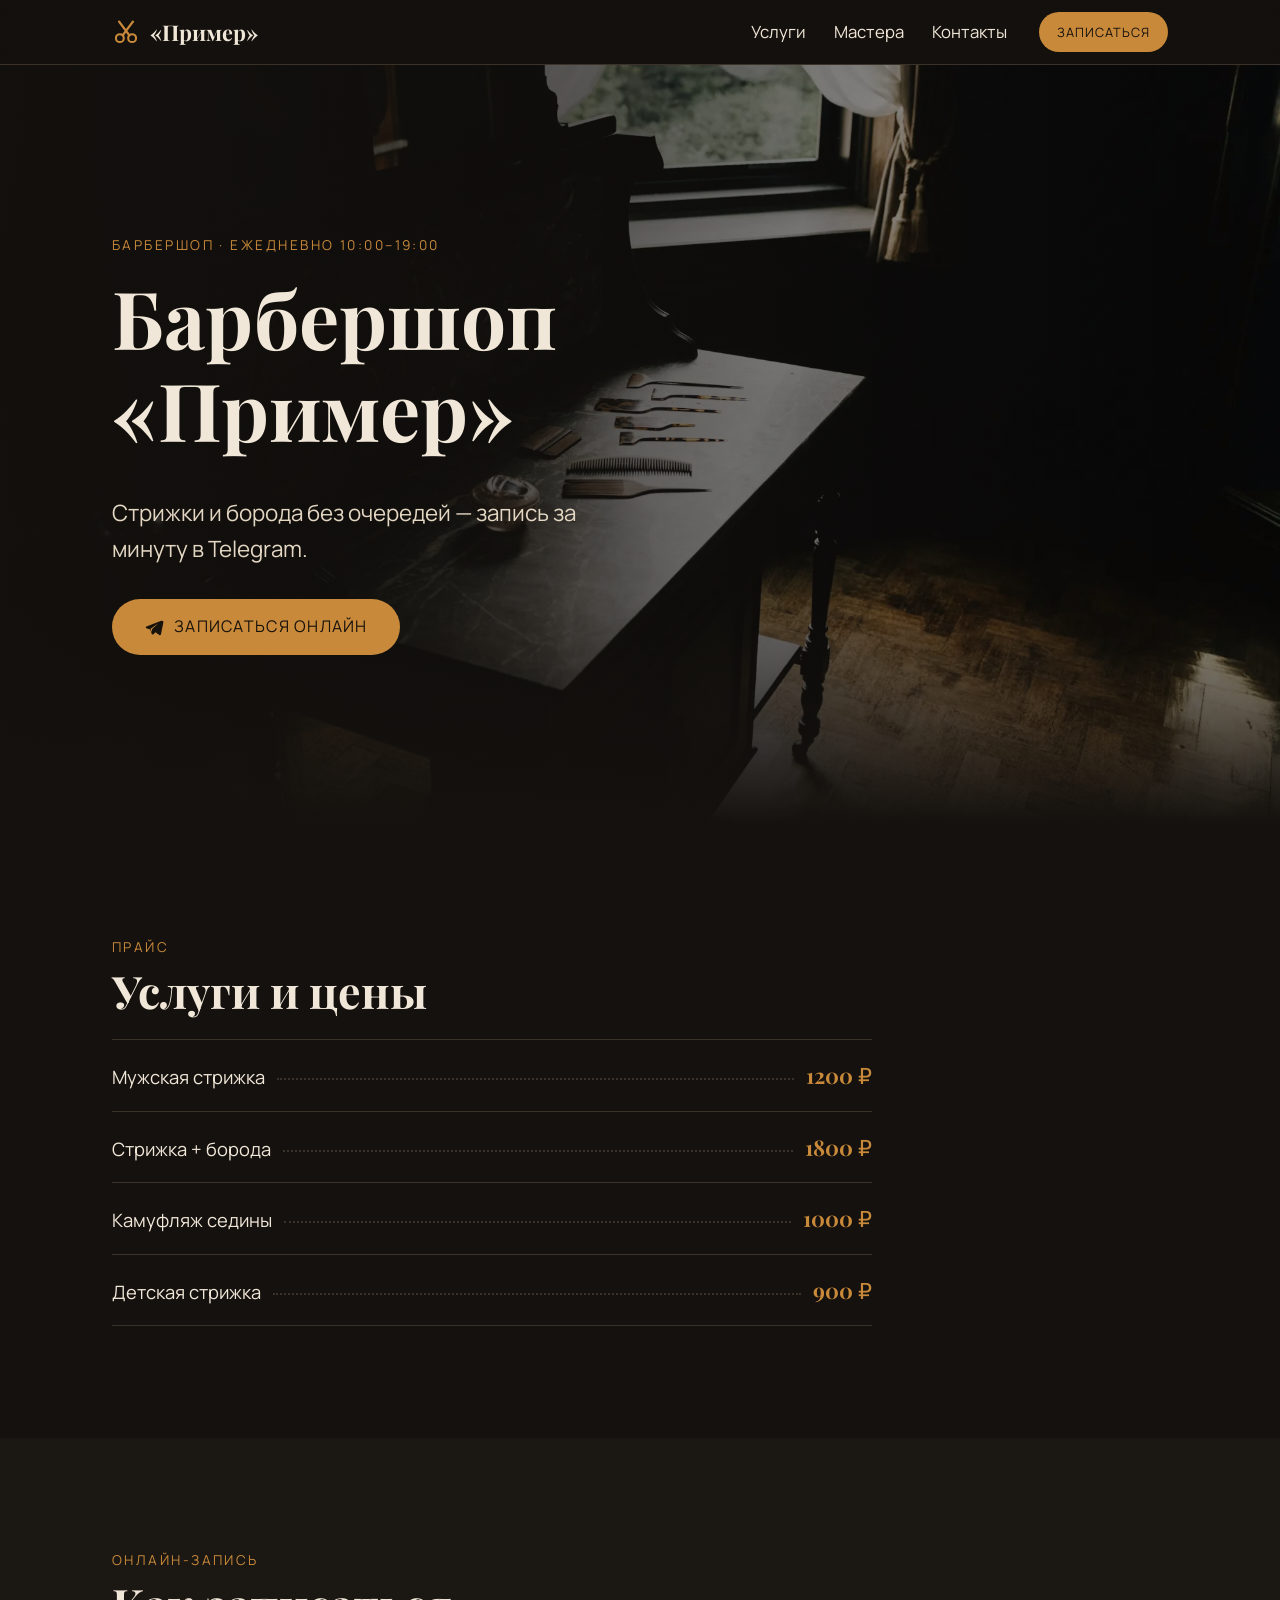
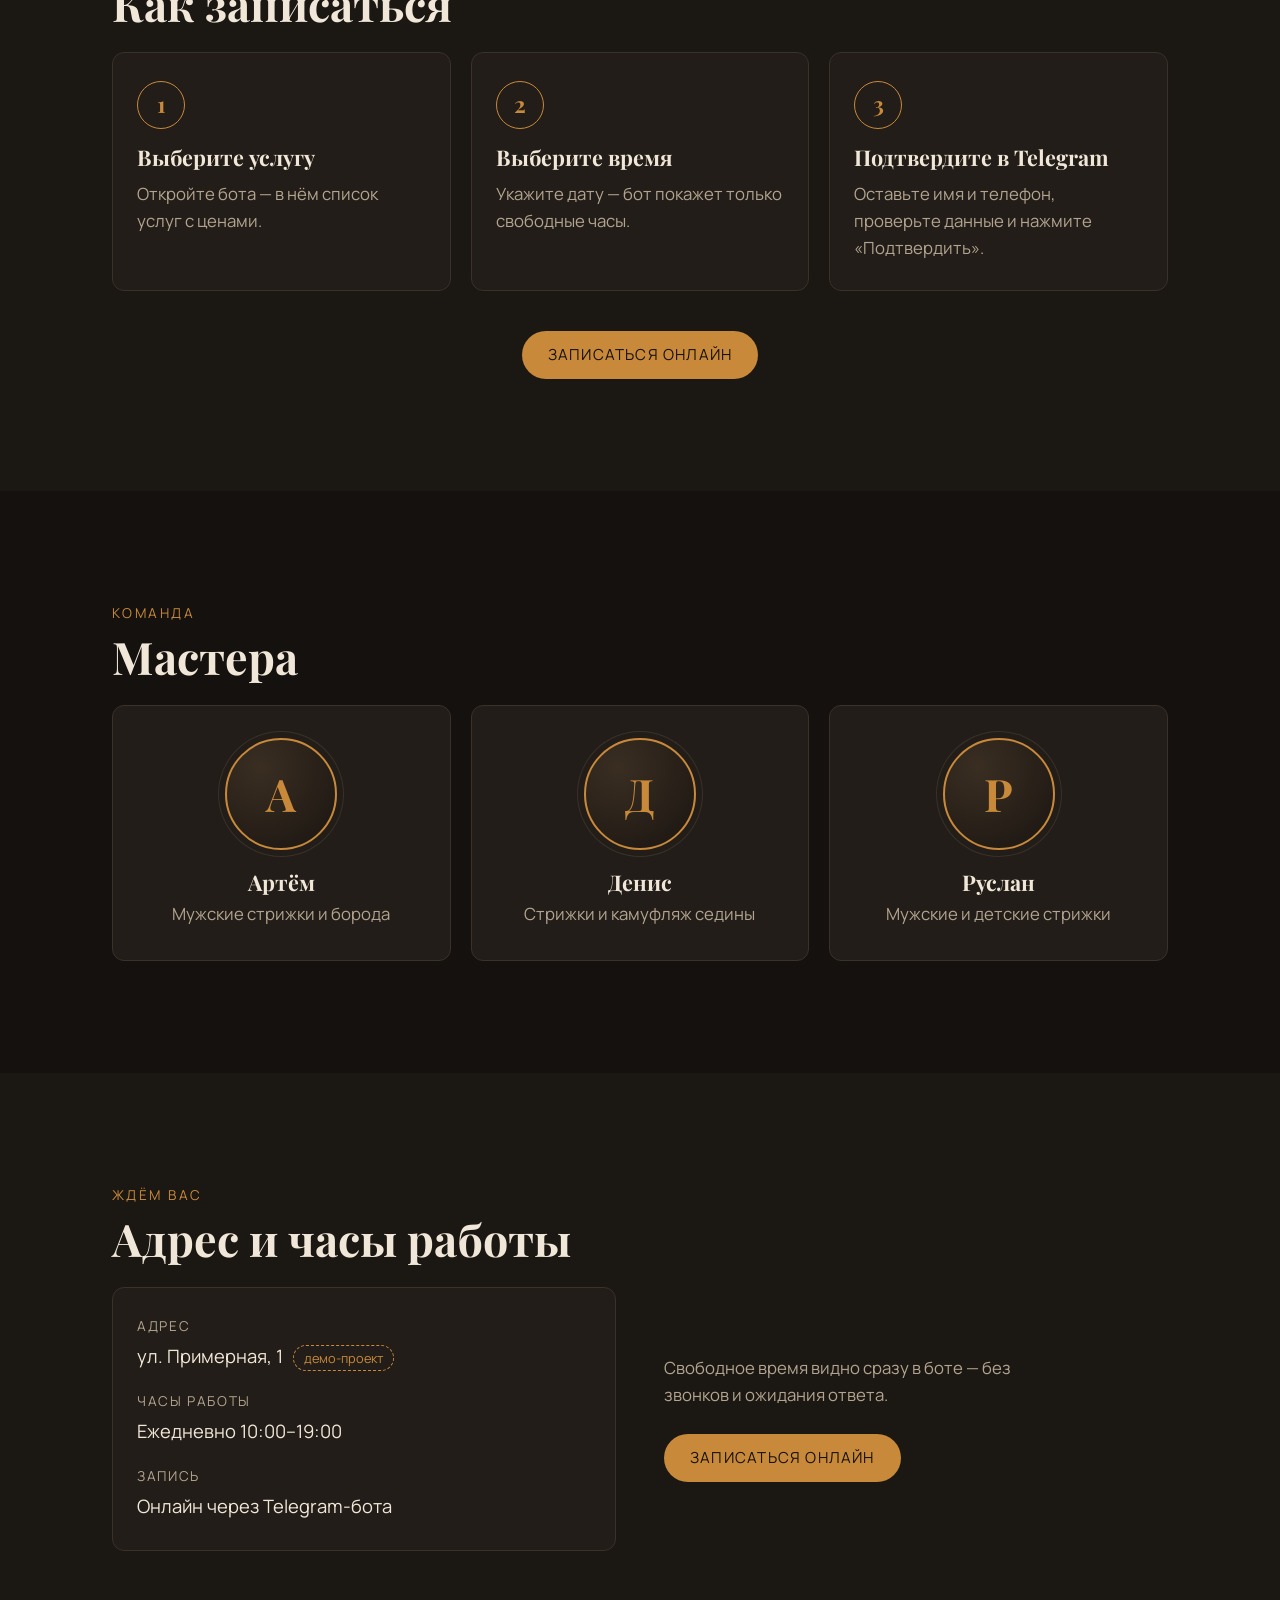
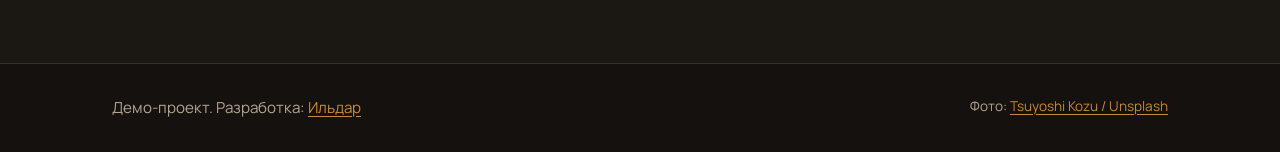
<file: barbershop/index.html>
<!doctype html>
<html lang="ru">
<head>
  <meta charset="utf-8">
  <meta name="viewport" content="width=device-width, initial-scale=1">
  <title>Барбершоп «Пример» — запись онлайн</title>
  <meta name="description" content="Мужские и детские стрижки, борода, камуфляж седины. Онлайн-запись через Telegram-бота за минуту. Ежедневно 10:00–19:00. Демо-проект.">
  <meta name="theme-color" content="#14110e">
  <meta name="color-scheme" content="dark">

  <link rel="canonical" href="https://ah3gon.github.io/barbershop/">
  <meta property="og:type" content="website">
  <meta property="og:locale" content="ru_RU">
  <meta property="og:url" content="https://ah3gon.github.io/barbershop/">
  <meta property="og:title" content="Барбершоп «Пример» — запись онлайн">
  <meta property="og:description" content="Стрижки и борода без очередей — запись за минуту в Telegram. Демо-проект.">
  <meta property="og:image" content="https://ah3gon.github.io/barbershop/assets/img/og-image.jpg">
  <meta property="og:image:width" content="1200">
  <meta property="og:image:height" content="630">
  <meta name="twitter:card" content="summary_large_image">

  <link rel="icon" href="assets/img/favicon.svg" type="image/svg+xml">

  <link rel="preconnect" href="https://fonts.googleapis.com">
  <link rel="preconnect" href="https://fonts.gstatic.com" crossorigin>
  <link rel="stylesheet" href="https://fonts.googleapis.com/css2?family=Manrope:wght@400&family=Playfair+Display:wght@700&display=swap">
  <link rel="stylesheet" href="css/style.css">
</head>
<body>
  <a class="skip-link" href="#main">Перейти к содержимому</a>

  <header class="site-header">
    <div class="container header-inner">
      <a class="logo" href="#top" aria-label="Барбершоп «Пример», в начало страницы">
        <svg viewBox="0 0 32 32" width="28" height="28" aria-hidden="true"><g fill="none" stroke="currentColor" stroke-width="2.4" stroke-linecap="round"><circle cx="9" cy="23" r="4.5"/><circle cx="23" cy="23" r="4.5"/><path d="M12 20 24 4M20 20 8 4"/></g></svg>
        <span>«Пример»</span>
      </a>
      <nav class="nav" aria-label="Разделы">
        <ul>
          <li><a href="#services">Услуги</a></li>
          <li><a href="#masters">Мастера</a></li>
          <li><a href="#contacts">Контакты</a></li>
        </ul>
      </nav>
      <a class="btn btn-sm" href="https://t.me/zakaza1bot" target="_blank" rel="noopener">Записаться</a>
    </div>
  </header>

  <main id="main">
    <section class="hero" id="top" aria-labelledby="hero-title">
      <picture class="hero-bg">
        <source type="image/webp" srcset="assets/img/hero-1200.webp 1200w, assets/img/hero-2000.webp 2000w" sizes="100vw">
        <img src="assets/img/hero.jpg" alt="" width="2000" height="1333" fetchpriority="high">
      </picture>
      <div class="container hero-content">
        <p class="eyebrow">Барбершоп · <span class="nowrap">ежедневно 10:00–19:00</span></p>
        <h1 id="hero-title">Барбершоп «Пример»</h1>
        <p class="lead">Стрижки и борода без очередей — запись за минуту в Telegram.</p>
        <a class="btn btn-lg" href="https://t.me/zakaza1bot" target="_blank" rel="noopener">
          <svg viewBox="0 0 24 24" width="20" height="20" aria-hidden="true"><path d="M21.5 4.2 2.9 11.4c-1 .4-1 1.7 0 2l4.6 1.5 1.8 5.5c.3.8 1.3 1 1.9.4l2.6-2.5 4.6 3.4c.7.5 1.7.1 1.9-.7l3-14.6c.2-1-.8-1.8-1.8-1.4ZM9.8 14.4l-.5 4-1.4-4.4 9.6-6.6-7.7 7Z" fill="currentColor"/></svg>
          Записаться онлайн
        </a>
      </div>
    </section>

    <section class="section" id="services" aria-labelledby="services-title">
      <div class="container narrow">
        <p class="kicker">Прайс</p>
        <h2 id="services-title">Услуги и цены</h2>
        <ul class="price-list">
          <li><span class="price-name">Мужская стрижка</span><span class="price-dots" aria-hidden="true"></span><span class="price-value">1200 ₽</span></li>
          <li><span class="price-name">Стрижка + борода</span><span class="price-dots" aria-hidden="true"></span><span class="price-value">1800 ₽</span></li>
          <li><span class="price-name">Камуфляж седины</span><span class="price-dots" aria-hidden="true"></span><span class="price-value">1000 ₽</span></li>
          <li><span class="price-name">Детская стрижка</span><span class="price-dots" aria-hidden="true"></span><span class="price-value">900 ₽</span></li>
        </ul>
      </div>
    </section>

    <section class="section section-alt" id="how" aria-labelledby="how-title">
      <div class="container">
        <p class="kicker">Онлайн-запись</p>
        <h2 id="how-title">Как записаться</h2>
        <ol class="steps">
          <li>
            <span class="step-num" aria-hidden="true">1</span>
            <h3>Выберите услугу</h3>
            <p>Откройте бота — в нём список услуг с ценами.</p>
          </li>
          <li>
            <span class="step-num" aria-hidden="true">2</span>
            <h3>Выберите время</h3>
            <p>Укажите дату — бот покажет только свободные часы.</p>
          </li>
          <li>
            <span class="step-num" aria-hidden="true">3</span>
            <h3>Подтвердите в Telegram</h3>
            <p>Оставьте имя и телефон, проверьте данные и нажмите «Подтвердить».</p>
          </li>
        </ol>
        <div class="center">
          <a class="btn" href="https://t.me/zakaza1bot" target="_blank" rel="noopener">Записаться онлайн</a>
        </div>
      </div>
    </section>

    <section class="section" id="masters" aria-labelledby="masters-title">
      <div class="container">
        <p class="kicker">Команда</p>
        <h2 id="masters-title">Мастера</h2>
        <ul class="masters">
          <li class="master">
            <span class="avatar" aria-hidden="true">А</span>
            <h3>Артём</h3>
            <p>Мужские стрижки и борода</p>
          </li>
          <li class="master">
            <span class="avatar" aria-hidden="true">Д</span>
            <h3>Денис</h3>
            <p>Стрижки и камуфляж седины</p>
          </li>
          <li class="master">
            <span class="avatar" aria-hidden="true">Р</span>
            <h3>Руслан</h3>
            <p>Мужские и детские стрижки</p>
          </li>
        </ul>
      </div>
    </section>

    <section class="section section-alt" id="contacts" aria-labelledby="contacts-title">
      <div class="container">
        <p class="kicker">Ждём вас</p>
        <h2 id="contacts-title">Адрес и часы работы</h2>
        <div class="contacts">
          <dl class="info">
            <div>
              <dt>Адрес</dt>
              <dd>ул. Примерная, 1 <span class="demo-mark">демо-проект</span></dd>
            </div>
            <div>
              <dt>Часы работы</dt>
              <dd>Ежедневно 10:00–19:00</dd>
            </div>
            <div>
              <dt>Запись</dt>
              <dd>Онлайн через Telegram-бота</dd>
            </div>
          </dl>
          <div class="contacts-cta">
            <p>Свободное время видно сразу в боте — без звонков и ожидания ответа.</p>
            <a class="btn" href="https://t.me/zakaza1bot" target="_blank" rel="noopener">Записаться онлайн</a>
          </div>
        </div>
      </div>
    </section>
  </main>

  <footer class="site-footer">
    <div class="container footer-inner">
      <p>Демо-проект. Разработка: <a href="../">Ильдар</a></p>
      <p class="credit">Фото: <a href="https://unsplash.com/photos/table-with-grooming-tools-near-window-jbNWXql-fHQ" target="_blank" rel="noopener">Tsuyoshi Kozu / Unsplash</a></p>
    </div>
  </footer>
</body>
</html>
</file>
<file: barbershop/css/style.css>
/* ===== Тема: тёмная, тёплые акценты ===== */
:root {
  --bg: #14110e;
  --bg-alt: #1b1713;
  --surface: #221d18;
  --text: #f1e7d8;
  --muted: #b3a48f;
  --border: #3a3128;
  --accent: #c8893a;
  --accent-hover: #dba052;
  --accent-text: #17120c;

  --font: "Manrope", system-ui, -apple-system, "Segoe UI", Roboto, Arial, sans-serif;
  --font-display: "Playfair Display", Georgia, "Times New Roman", serif;
  --radius: 12px;
  --container: 1120px;
  --gutter: 20px;
  --header-h: 64px;
  color-scheme: dark;
}

/* ===== База ===== */
*, *::before, *::after { box-sizing: border-box; }

html {
  scroll-behavior: smooth;
  scroll-padding-top: calc(var(--header-h) + 8px);
  -webkit-text-size-adjust: 100%;
}

body {
  margin: 0;
  font-family: var(--font);
  font-size: 1.05rem;
  line-height: 1.6;
  color: var(--text);
  background: var(--bg);
  overflow-wrap: break-word;
  /* Подключено только одно начертание Manrope — не даём браузеру рисовать «фальшивый» жирный */
  font-synthesis: none;
}

img, svg { display: block; max-width: 100%; }
img { height: auto; }

h1, h2, h3 {
  font-family: var(--font-display);
  font-weight: 700;
  line-height: 1.15;
  margin: 0 0 .5em;
}
h2 { font-size: clamp(1.9rem, 1.4rem + 2vw, 2.8rem); margin-bottom: 1.4rem; }
h3 { font-size: 1.35rem; }
p { margin: 0 0 1em; }

a { color: var(--accent); text-underline-offset: 3px; }
a:hover { color: var(--accent-hover); }

:focus-visible {
  outline: 3px solid var(--accent);
  outline-offset: 3px;
  border-radius: 6px;
}

.container {
  width: 100%;
  max-width: var(--container);
  margin-inline: auto;
  padding-inline: var(--gutter);
}
.narrow > .price-list { max-width: 760px; }
.center { display: flex; justify-content: center; margin-top: 40px; }

.skip-link {
  position: absolute;
  left: 12px;
  top: -100px;
  z-index: 100;
  padding: 8px 14px;
  background: var(--accent);
  color: var(--accent-text);
  border-radius: 8px;
}
.skip-link:focus { top: 12px; }

.kicker {
  margin-bottom: .4rem;
  color: var(--accent);
  font-size: .85rem;
  letter-spacing: .18em;
  text-transform: uppercase;
}

/* ===== Кнопки ===== */
.btn {
  display: inline-flex;
  align-items: center;
  justify-content: center;
  gap: 10px;
  min-height: 48px;
  padding: 12px 26px;
  border-radius: 999px;
  background: var(--accent);
  color: var(--accent-text);
  font: inherit;
  font-size: .95rem;
  letter-spacing: .08em;
  text-transform: uppercase;
  text-decoration: none;
  white-space: nowrap;
  transition: background-color .15s, transform .15s;
}
.btn:hover { background: var(--accent-hover); color: var(--accent-text); transform: translateY(-1px); }
.btn-sm { min-height: 40px; padding: 8px 18px; font-size: .8rem; }
.btn-lg { min-height: 56px; padding: 14px 32px; font-size: 1rem; }

/* ===== Шапка ===== */
.site-header {
  position: sticky;
  top: 0;
  z-index: 50;
  background: rgb(20 17 14 / .85);
  backdrop-filter: blur(10px);
  -webkit-backdrop-filter: blur(10px);
  border-bottom: 1px solid var(--border);
}
.header-inner {
  display: flex;
  align-items: center;
  gap: 20px;
  min-height: var(--header-h);
}
.logo {
  display: inline-flex;
  align-items: center;
  gap: 10px;
  margin-right: auto;
  color: var(--text);
  font-family: var(--font-display);
  font-size: 1.35rem;
  font-weight: 700;
  text-decoration: none;
}
.logo svg { color: var(--accent); }
.logo:hover { color: var(--accent-hover); }

.nav ul { display: flex; gap: 4px; margin: 0; padding: 0; list-style: none; }
.nav a {
  display: block;
  padding: 8px 12px;
  color: var(--text);
  text-decoration: none;
  border-radius: 8px;
}
.nav a:hover { color: var(--accent); }

@media (max-width: 767px) {
  .nav { display: none; }
}

/* ===== Первый экран ===== */
.hero {
  position: relative;
  isolation: isolate;
  display: flex;
  align-items: center;
  min-height: min(88vh, 760px);
  padding: 72px 0;
  overflow: hidden;
}
.hero-bg, .hero-bg img {
  position: absolute;
  inset: 0;
  width: 100%;
  height: 100%;
}
.hero-bg { z-index: -2; }
.hero-bg img { object-fit: cover; object-position: 60% center; }
/* Затемнение, чтобы текст читался поверх фото */
.hero::before {
  content: "";
  position: absolute;
  inset: 0;
  z-index: -1;
  background:
    linear-gradient(90deg, rgb(20 17 14 / .92) 0%, rgb(20 17 14 / .7) 45%, rgb(20 17 14 / .25) 100%),
    linear-gradient(0deg, var(--bg) 0%, rgb(20 17 14 / 0) 30%);
}
.hero-content { max-width: var(--container); }
.eyebrow {
  color: var(--accent);
  font-size: .85rem;
  letter-spacing: .18em;
  text-transform: uppercase;
}
.hero h1 {
  max-width: 12ch;
  font-size: clamp(2.6rem, 1.6rem + 5vw, 5rem);
}
.lead {
  max-width: 34ch;
  margin-bottom: 32px;
  color: #e3d6c2;
  font-size: clamp(1.1rem, 1rem + .6vw, 1.4rem);
}

/* ===== Секции ===== */
.section { padding: clamp(64px, 9vw, 112px) 0; }
.section-alt { background: var(--bg-alt); }

/* ===== Прайс ===== */
.price-list { margin: 0; padding: 0; list-style: none; }
.price-list li {
  display: flex;
  align-items: baseline;
  gap: 12px;
  padding: 18px 0;
  border-bottom: 1px solid var(--border);
}
.price-list li:first-child { border-top: 1px solid var(--border); }
.price-name { font-size: 1.15rem; }
.price-dots {
  flex: 1;
  min-width: 16px;
  border-bottom: 2px dotted var(--border);
  transform: translateY(-4px);
}
.price-value {
  font-family: var(--font-display);
  font-weight: 700;
  font-size: 1.35rem;
  color: var(--accent);
  white-space: nowrap;
}

/* ===== Шаги ===== */
.steps {
  display: grid;
  gap: 20px;
  margin: 0;
  padding: 0;
  list-style: none;
}
.steps li {
  padding: 28px 24px;
  background: var(--surface);
  border: 1px solid var(--border);
  border-radius: var(--radius);
}
.step-num {
  display: inline-grid;
  place-items: center;
  width: 48px;
  height: 48px;
  margin-bottom: 16px;
  border: 1px solid var(--accent);
  border-radius: 50%;
  color: var(--accent);
  font-family: var(--font-display);
  font-weight: 700;
  font-size: 1.4rem;
}
.steps p { margin: 0; color: var(--muted); }

/* ===== Мастера ===== */
.masters {
  display: grid;
  gap: 20px;
  margin: 0;
  padding: 0;
  list-style: none;
}
.master {
  padding: 32px 24px;
  text-align: center;
  background: var(--surface);
  border: 1px solid var(--border);
  border-radius: var(--radius);
}
.avatar {
  display: grid;
  place-items: center;
  width: 112px;
  height: 112px;
  margin: 0 auto 20px;
  border: 2px solid var(--accent);
  border-radius: 50%;
  background: radial-gradient(circle at 30% 25%, #3a2e22, #1a1511);
  box-shadow: 0 0 0 6px var(--surface), 0 0 0 7px var(--border);
  color: var(--accent);
  font-family: var(--font-display);
  font-weight: 700;
  font-size: 2.8rem;
}
.master h3 { margin-bottom: .3em; }
.master p { margin: 0; color: var(--muted); }

/* ===== Контакты ===== */
.contacts {
  display: grid;
  gap: 24px;
}
.info {
  display: grid;
  gap: 20px;
  margin: 0;
  padding: 28px 24px;
  background: var(--surface);
  border: 1px solid var(--border);
  border-radius: var(--radius);
}
.info dt {
  margin-bottom: 4px;
  color: var(--muted);
  font-size: .85rem;
  letter-spacing: .12em;
  text-transform: uppercase;
}
.info dd { margin: 0; font-size: 1.15rem; }
.demo-mark {
  display: inline-block;
  margin-left: 6px;
  padding: 2px 10px;
  border: 1px dashed var(--accent);
  border-radius: 999px;
  color: var(--accent);
  font-size: .8rem;
  vertical-align: middle;
}
.contacts-cta {
  display: flex;
  flex-direction: column;
  align-items: flex-start;
  justify-content: center;
  gap: 8px;
}
.contacts-cta p { color: var(--muted); max-width: 36ch; }

/* ===== Подвал ===== */
.site-footer {
  padding: 32px 0;
  border-top: 1px solid var(--border);
  color: var(--muted);
  font-size: .95rem;
}
.footer-inner {
  display: flex;
  flex-wrap: wrap;
  justify-content: space-between;
  gap: 8px 24px;
}
.site-footer p { margin: 0; }
.credit { font-size: .85rem; }

/* ===== Адаптив ===== */
.nowrap { white-space: nowrap; }

@media (max-width: 340px) {
  .logo span { display: none; }
}

/* На узком экране текст ложится на всю ширину фото — затемняем равномернее */
@media (max-width: 767px) {
  .hero::before {
    background:
      linear-gradient(0deg, var(--bg) 0%, rgb(20 17 14 / .55) 45%, rgb(20 17 14 / .75) 100%);
  }
}

@media (min-width: 768px) {
  :root { --gutter: 32px; }
  .steps, .masters { grid-template-columns: repeat(3, 1fr); }
  .contacts { grid-template-columns: 1fr 1fr; gap: 48px; }
}

@media (prefers-reduced-motion: reduce) {
  html { scroll-behavior: auto; }
  *, *::before, *::after { transition: none !important; }
}
</file>
